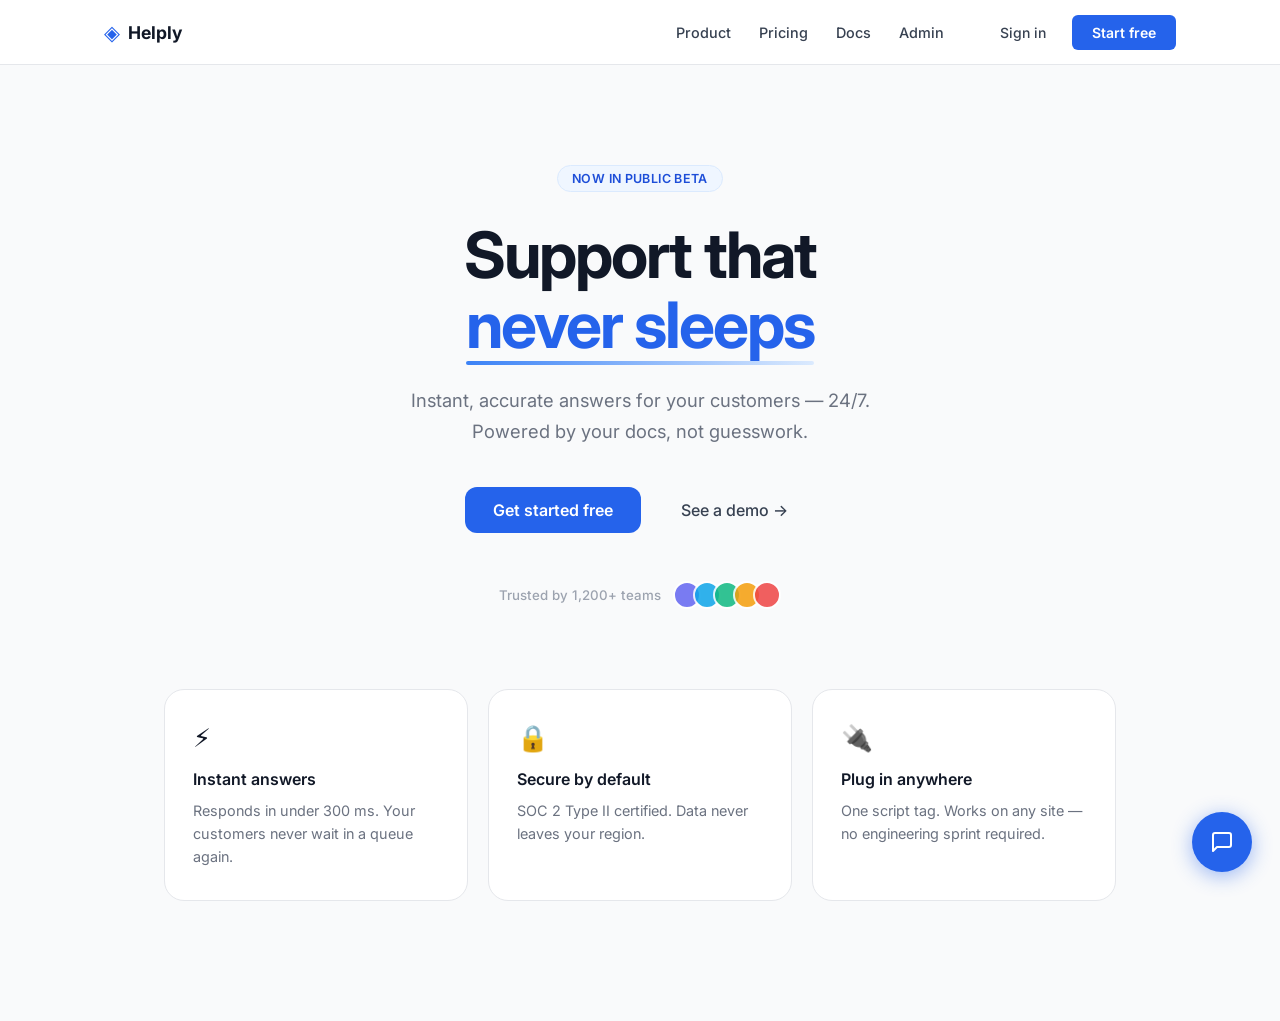
<file: frontend/index.html>
<!DOCTYPE html>
<html lang="en">
<head>
  <meta charset="UTF-8" />
  <meta name="viewport" content="width=device-width, initial-scale=1.0" />
  <title>Helply – Customer Support</title>
  <link rel="preconnect" href="https://fonts.googleapis.com" />
  <link rel="preconnect" href="https://fonts.gstatic.com" crossorigin />
  <link href="https://fonts.googleapis.com/css2?family=Inter:wght@400;500;600;700&display=swap" rel="stylesheet" />
  <link rel="stylesheet" href="style.css" />
</head>
<body>

  <!-- ═══════════════════════════════════════
       LANDING PAGE
  ═══════════════════════════════════════ -->
  <header class="site-header">
    <nav class="nav">
      <div class="nav-logo">
        <span class="logo-icon">◈</span>
        <span class="logo-text">Helply</span>
      </div>
      <ul class="nav-links">
        <li><a href="#">Product</a></li>
        <li><a href="#">Pricing</a></li>
        <li><a href="#">Docs</a></li>
        <li><a href="admin.html">Admin</a></li>
      </ul>
      <div class="nav-cta">
        <a href="#" class="btn-ghost">Sign in</a>
        <a href="#" class="btn-primary">Start free</a>
      </div>
    </nav>
  </header>

  <main>
    <section class="hero">
      <div class="hero-badge">Now in public beta</div>
      <h1 class="hero-headline">
        Support that<br />
        <span class="headline-accent">never sleeps</span>
      </h1>
      <p class="hero-sub">
        Instant, accurate answers for your customers — 24/7.<br />
        Powered by your docs, not guesswork.
      </p>
      <div class="hero-actions">
        <a href="#" class="btn-primary btn-lg">Get started free</a>
        <a href="#" class="btn-ghost btn-lg">See a demo →</a>
      </div>
      <div class="hero-proof">
        <span>Trusted by 1,200+ teams</span>
        <div class="proof-avatars">
          <div class="avatar" style="background:#6366f1"></div>
          <div class="avatar" style="background:#0ea5e9"></div>
          <div class="avatar" style="background:#10b981"></div>
          <div class="avatar" style="background:#f59e0b"></div>
          <div class="avatar" style="background:#ef4444"></div>
        </div>
      </div>
    </section>

    <section class="features">
      <div class="features-grid">
        <div class="feature-card">
          <div class="feature-icon">⚡</div>
          <h3>Instant answers</h3>
          <p>Responds in under 300 ms. Your customers never wait in a queue again.</p>
        </div>
        <div class="feature-card">
          <div class="feature-icon">🔒</div>
          <h3>Secure by default</h3>
          <p>SOC 2 Type II certified. Data never leaves your region.</p>
        </div>
        <div class="feature-card">
          <div class="feature-icon">🔌</div>
          <h3>Plug in anywhere</h3>
          <p>One script tag. Works on any site — no engineering sprint required.</p>
        </div>
      </div>
    </section>
  </main>

  <!-- ═══════════════════════════════════════
       FLOATING CHAT WIDGET
  ═══════════════════════════════════════ -->

  <!-- Toggle Button -->
  <button class="chat-toggle" id="chatToggle" aria-label="Open support chat">
    <svg class="icon-chat" viewBox="0 0 24 24" fill="none" stroke="currentColor" stroke-width="2" stroke-linecap="round" stroke-linejoin="round">
      <path d="M21 15a2 2 0 0 1-2 2H7l-4 4V5a2 2 0 0 1 2-2h14a2 2 0 0 1 2 2z"/>
    </svg>
    <svg class="icon-close" viewBox="0 0 24 24" fill="none" stroke="currentColor" stroke-width="2.5" stroke-linecap="round" stroke-linejoin="round">
      <line x1="18" y1="6" x2="6" y2="18"/><line x1="6" y1="6" x2="18" y2="18"/>
    </svg>
    <span class="unread-dot" id="unreadDot"></span>
  </button>

  <!-- Chat Window -->
  <div class="chat-window" id="chatWindow" role="dialog" aria-label="Support chat" aria-hidden="true">

    <!-- Header -->
    <div class="chat-header">
      <div class="chat-header-left">
        <div class="agent-avatar">
          <span>◈</span>
          <span class="status-dot"></span>
        </div>
        <div class="agent-info">
          <span class="agent-name">Helply Support</span>
          <span class="agent-status">● Online now</span>
        </div>
      </div>
      <div class="chat-header-right">
        <button class="header-btn" id="minimizeBtn" aria-label="Minimize chat" title="Minimize">
          <svg viewBox="0 0 24 24" fill="none" stroke="currentColor" stroke-width="2.5" stroke-linecap="round">
            <line x1="5" y1="12" x2="19" y2="12"/>
          </svg>
        </button>
      </div>
    </div>

    <!-- Messages -->
    <div class="chat-messages" id="chatMessages" role="log" aria-live="polite" aria-label="Chat messages">
      <!-- Welcome card injected by JS on first open -->
    </div>

    <!-- Suggestions (quick replies) -->
    <div class="chat-suggestions" id="chatSuggestions">
      <button class="suggestion-chip" data-msg="How does pricing work?">💰 Pricing</button>
      <button class="suggestion-chip" data-msg="How do I get started?">🚀 Get started</button>
      <button class="suggestion-chip" data-msg="I need help with my account">👤 My account</button>
    </div>

    <!-- Input -->
    <div class="chat-input-area">
      <div class="chat-input-row">
        <textarea
          class="chat-input"
          id="chatInput"
          rows="1"
          placeholder="Message us…"
          aria-label="Type your message"
          maxlength="1000"
        ></textarea>
        <button class="send-btn" id="sendBtn" aria-label="Send message" disabled>
          <svg viewBox="0 0 24 24" fill="currentColor">
            <path d="M2.01 21L23 12 2.01 3 2 10l15 2-15 2z"/>
          </svg>
        </button>
      </div>
      <p class="chat-footer-note">Powered by <strong>Helply</strong></p>
    </div>

  </div>

  <script src="script.js"></script>
</body>
</html>
</file>
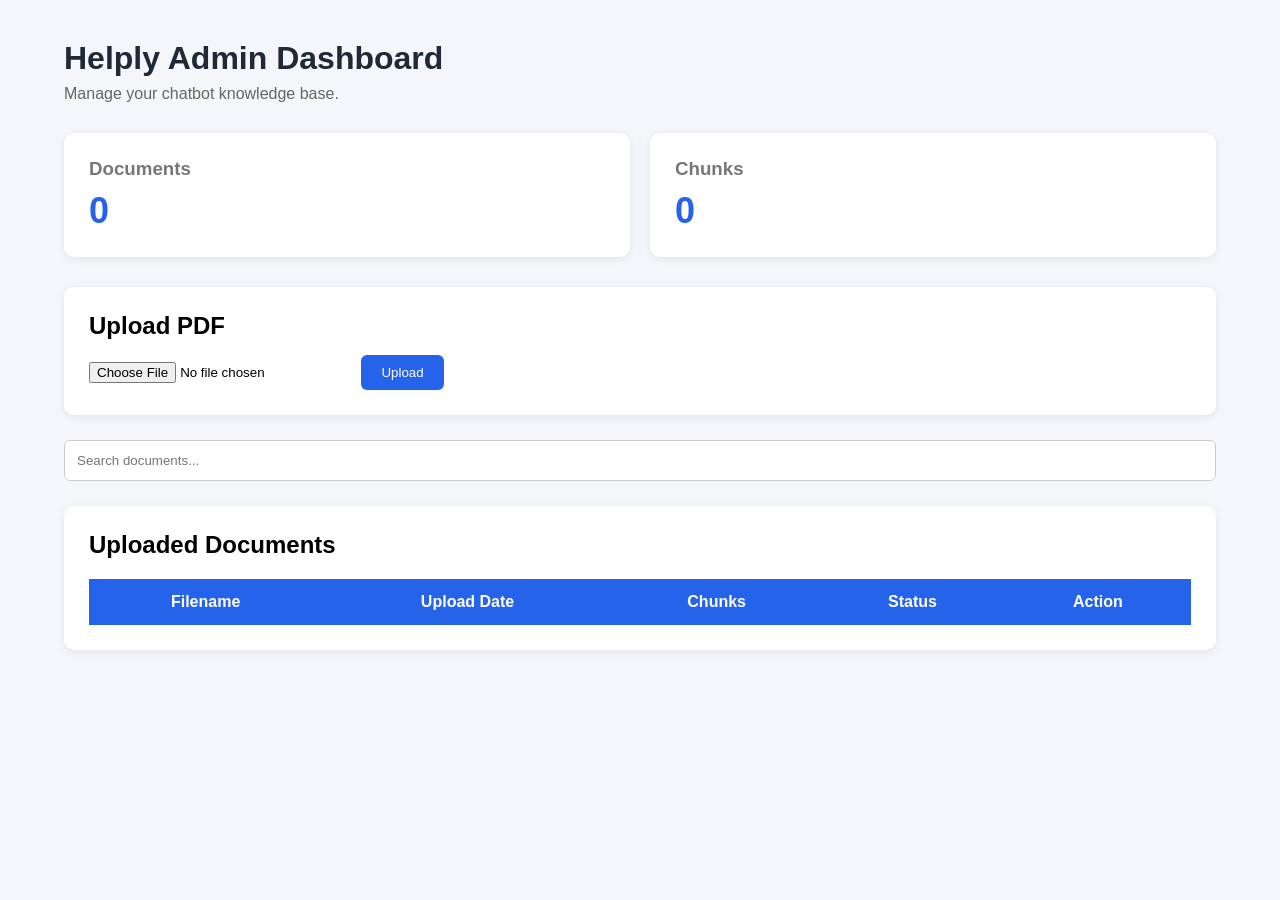
<file: frontend/admin.html>
<!DOCTYPE html>
<html lang="en">

<head>

    <meta charset="UTF-8">

    <meta name="viewport"
          content="width=device-width, initial-scale=1.0">

    <title>Helply Admin Dashboard</title>

    <link rel="stylesheet" href="admin.css">

</head>

<body>

    <div class="container">

        <!-- ========================= -->
        <!-- HEADER -->
        <!-- ========================= -->

        <header>

            <h1>Helply Admin Dashboard</h1>

            <p>
                Manage your chatbot knowledge base.
            </p>

        </header>



        <!-- ========================= -->
        <!-- STATS -->
        <!-- ========================= -->

        <section class="stats">

            <div class="card">

                <h3>Documents</h3>

                <h2 id="documentCount">
                    0
                </h2>

            </div>

            <div class="card">

                <h3>Chunks</h3>

                <h2 id="chunkCount">
                    0
                </h2>

            </div>

        </section>



        <!-- ========================= -->
        <!-- UPLOAD -->
        <!-- ========================= -->

        <section class="upload">

            <h2>Upload PDF</h2>

            <input
                type="file"
                id="pdfFile"
                accept=".pdf">

            <button id="uploadButton">

                Upload

            </button>

        </section>



        <!-- ========================= -->
        <!-- SEARCH -->
        <!-- ========================= -->

        <section class="search">

            <input

                type="text"

                id="searchBox"

                placeholder="Search documents..."

            >

        </section>




        <!-- ========================= -->
        <!-- DOCUMENT TABLE -->
        <!-- ========================= -->

        <section class="documents">

            <h2>

                Uploaded Documents

            </h2>

            <table>

                <thead>

                    <tr>

                        <th>Filename</th>
                        
                        <th>Upload Date</th>

                        <th>Chunks</th>

                        <th>Status</th>

                        <th>Action</th>

                    </tr>

                </thead>

                <tbody id="documentTable">

                </tbody>

            </table>

        </section>



    </div>

<div id="toast"></div>
<script src="admin.js"></script>

</body>

</html>
</file>
<file: frontend/style.css>
/* ═══════════════════════════════════════════
   TOKENS & RESET
═══════════════════════════════════════════ */
:root {
  --blue-50:  #eff6ff;
  --blue-100: #dbeafe;
  --blue-500: #3b82f6;
  --blue-600: #2563eb;
  --blue-700: #1d4ed8;
  --blue-900: #1e3a8a;

  --gray-50:  #f9fafb;
  --gray-100: #f3f4f6;
  --gray-200: #e5e7eb;
  --gray-400: #9ca3af;
  --gray-500: #6b7280;
  --gray-700: #374151;
  --gray-900: #111827;

  --white: #ffffff;
  --shadow-sm: 0 1px 3px rgba(0,0,0,.08), 0 1px 2px rgba(0,0,0,.06);
  --shadow-md: 0 4px 12px rgba(0,0,0,.10), 0 2px 6px rgba(0,0,0,.07);
  --shadow-lg: 0 16px 40px rgba(0,0,0,.14), 0 4px 12px rgba(0,0,0,.08);
  --shadow-chat: 0 24px 64px rgba(30,58,138,.18), 0 4px 16px rgba(0,0,0,.10);

  --radius-sm: 6px;
  --radius-md: 12px;
  --radius-lg: 20px;
  --radius-xl: 24px;

  --font: 'Inter', system-ui, sans-serif;
  --chat-width: 380px;
  --chat-height: 600px;
  --toggle-size: 60px;
}

*, *::before, *::after { box-sizing: border-box; margin: 0; padding: 0; }

html { font-size: 16px; scroll-behavior: smooth; }

body {
  font-family: var(--font);
  background: var(--gray-50);
  color: var(--gray-900);
  min-height: 100vh;
  -webkit-font-smoothing: antialiased;
}

/* ═══════════════════════════════════════════
   LANDING PAGE — NAV
═══════════════════════════════════════════ */
.site-header {
  position: sticky;
  top: 0;
  z-index: 100;
  background: rgba(255,255,255,.88);
  backdrop-filter: blur(12px);
  border-bottom: 1px solid var(--gray-200);
}

.nav {
  max-width: 1120px;
  margin: 0 auto;
  padding: 0 24px;
  height: 64px;
  display: flex;
  align-items: center;
  gap: 40px;
}

.nav-logo {
  display: flex;
  align-items: center;
  gap: 8px;
  font-weight: 700;
  font-size: 1.1rem;
  color: var(--gray-900);
  text-decoration: none;
  flex-shrink: 0;
}

.logo-icon {
  font-size: 1.3rem;
  color: var(--blue-600);
}

.nav-links {
  display: flex;
  list-style: none;
  gap: 28px;
  margin-left: auto;
}

.nav-links a {
  text-decoration: none;
  font-size: .9rem;
  font-weight: 500;
  color: var(--gray-700);
  transition: color .15s;
}

.nav-links a:hover { color: var(--blue-600); }

.nav-cta {
  display: flex;
  align-items: center;
  gap: 10px;
  flex-shrink: 0;
}

/* ═══════════════════════════════════════════
   BUTTONS
═══════════════════════════════════════════ */
.btn-primary {
  display: inline-flex;
  align-items: center;
  justify-content: center;
  padding: 9px 20px;
  background: var(--blue-600);
  color: var(--white);
  border-radius: var(--radius-sm);
  font-size: .875rem;
  font-weight: 600;
  text-decoration: none;
  border: none;
  cursor: pointer;
  transition: background .15s, transform .1s;
}

.btn-primary:hover { background: var(--blue-700); transform: translateY(-1px); }
.btn-primary:active { transform: translateY(0); }

.btn-ghost {
  display: inline-flex;
  align-items: center;
  padding: 9px 16px;
  color: var(--gray-700);
  font-size: .875rem;
  font-weight: 500;
  text-decoration: none;
  border: none;
  background: transparent;
  cursor: pointer;
  border-radius: var(--radius-sm);
  transition: color .15s, background .15s;
}

.btn-ghost:hover { color: var(--blue-600); background: var(--blue-50); }

.btn-lg { padding: 13px 28px; font-size: 1rem; border-radius: var(--radius-md); }

/* ═══════════════════════════════════════════
   HERO
═══════════════════════════════════════════ */
.hero {
  max-width: 720px;
  margin: 0 auto;
  padding: 100px 24px 80px;
  text-align: center;
}

.hero-badge {
  display: inline-block;
  padding: 5px 14px;
  background: var(--blue-50);
  color: var(--blue-700);
  border: 1px solid var(--blue-100);
  border-radius: 999px;
  font-size: .78rem;
  font-weight: 600;
  letter-spacing: .03em;
  text-transform: uppercase;
  margin-bottom: 28px;
}

.hero-headline {
  font-size: clamp(2.6rem, 6vw, 4rem);
  font-weight: 700;
  line-height: 1.1;
  letter-spacing: -.03em;
  color: var(--gray-900);
  margin-bottom: 24px;
}

.headline-accent {
  color: var(--blue-600);
  position: relative;
  display: inline-block;
}

/* Subtle underline accent */
.headline-accent::after {
  content: '';
  position: absolute;
  left: 0; right: 0;
  bottom: -4px;
  height: 4px;
  background: linear-gradient(90deg, var(--blue-500), var(--blue-100));
  border-radius: 2px;
}

.hero-sub {
  font-size: 1.15rem;
  color: var(--gray-500);
  line-height: 1.7;
  margin-bottom: 40px;
}

.hero-actions {
  display: flex;
  gap: 12px;
  justify-content: center;
  flex-wrap: wrap;
  margin-bottom: 48px;
}

.hero-proof {
  display: flex;
  align-items: center;
  gap: 12px;
  justify-content: center;
  font-size: .83rem;
  color: var(--gray-400);
  font-weight: 500;
}

.proof-avatars { display: flex; }
.avatar {
  width: 28px;
  height: 28px;
  border-radius: 50%;
  border: 2px solid var(--white);
  margin-left: -8px;
  opacity: .85;
}
.avatar:first-child { margin-left: 0; }

/* ═══════════════════════════════════════════
   FEATURES
═══════════════════════════════════════════ */
.features {
  max-width: 1000px;
  margin: 0 auto 120px;
  padding: 0 24px;
}

.features-grid {
  display: grid;
  grid-template-columns: repeat(auto-fit, minmax(260px, 1fr));
  gap: 20px;
}

.feature-card {
  background: var(--white);
  border: 1px solid var(--gray-200);
  border-radius: var(--radius-lg);
  padding: 32px 28px;
  transition: box-shadow .2s, transform .2s;
}

.feature-card:hover {
  box-shadow: var(--shadow-md);
  transform: translateY(-2px);
}

.feature-icon {
  font-size: 1.6rem;
  margin-bottom: 16px;
}

.feature-card h3 {
  font-size: 1rem;
  font-weight: 600;
  color: var(--gray-900);
  margin-bottom: 10px;
}

.feature-card p {
  font-size: .9rem;
  color: var(--gray-500);
  line-height: 1.6;
}

/* ═══════════════════════════════════════════
   CHAT TOGGLE BUTTON
═══════════════════════════════════════════ */
.chat-toggle {
  position: fixed;
  bottom: 28px;
  right: 28px;
  width: var(--toggle-size);
  height: var(--toggle-size);
  border-radius: 50%;
  background: var(--blue-600);
  color: var(--white);
  border: none;
  cursor: pointer;
  box-shadow: 0 4px 20px rgba(37,99,235,.45);
  display: flex;
  align-items: center;
  justify-content: center;
  z-index: 9999;
  transition: background .2s, transform .2s, box-shadow .2s;
}

.chat-toggle:hover {
  background: var(--blue-700);
  transform: scale(1.07);
  box-shadow: 0 6px 28px rgba(37,99,235,.55);
}

.chat-toggle:active { transform: scale(.96); }

.chat-toggle svg { width: 24px; height: 24px; position: absolute; transition: opacity .2s, transform .2s; }
.icon-chat  { opacity: 1;  transform: scale(1) rotate(0); }
.icon-close { opacity: 0;  transform: scale(.6) rotate(-90deg); }

.chat-toggle.is-open .icon-chat  { opacity: 0;  transform: scale(.6) rotate(90deg); }
.chat-toggle.is-open .icon-close { opacity: 1;  transform: scale(1) rotate(0); }

.unread-dot {
  position: absolute;
  top: 4px; right: 4px;
  width: 12px; height: 12px;
  background: #ef4444;
  border: 2px solid var(--white);
  border-radius: 50%;
  display: none;
  animation: pulse-dot 2s infinite;
}

.unread-dot.visible { display: block; }

@keyframes pulse-dot {
  0%,100% { transform: scale(1); }
  50%      { transform: scale(1.25); }
}

/* ═══════════════════════════════════════════
   CHAT WINDOW
═══════════════════════════════════════════ */
.chat-window {
  position: fixed;
  bottom: calc(var(--toggle-size) + 44px);
  right: 28px;
  width: var(--chat-width);
  height: var(--chat-height);
  max-height: calc(100vh - 120px);
  background: var(--white);
  border-radius: var(--radius-xl);
  box-shadow: var(--shadow-chat);
  display: flex;
  flex-direction: column;
  overflow: hidden;
  z-index: 9998;

  /* hidden state */
  opacity: 0;
  transform: translateY(20px) scale(.96);
  pointer-events: none;
  transition: opacity .25s ease, transform .25s ease;
}

.chat-window.is-open {
  opacity: 1;
  transform: translateY(0) scale(1);
  pointer-events: all;
}

/* ── Header ──────────────────────────────── */
.chat-header {
  display: flex;
  align-items: center;
  justify-content: space-between;
  padding: 16px 20px;
  background: linear-gradient(135deg, var(--blue-600) 0%, var(--blue-700) 100%);
  flex-shrink: 0;
}

.chat-header-left { display: flex; align-items: center; gap: 12px; }

.agent-avatar {
  width: 40px;
  height: 40px;
  background: rgba(255,255,255,.2);
  border-radius: 50%;
  display: flex;
  align-items: center;
  justify-content: center;
  font-size: 1.1rem;
  color: var(--white);
  position: relative;
  flex-shrink: 0;
}

.status-dot {
  position: absolute;
  bottom: 1px; right: 1px;
  width: 10px; height: 10px;
  background: #22c55e;
  border: 2px solid var(--blue-700);
  border-radius: 50%;
}

.agent-info { display: flex; flex-direction: column; }
.agent-name { font-size: .9rem; font-weight: 600; color: var(--white); line-height: 1.3; }
.agent-status { font-size: .75rem; color: rgba(255,255,255,.75); }

.chat-header-right { display: flex; gap: 4px; }

.header-btn {
  width: 32px; height: 32px;
  background: rgba(255,255,255,.15);
  border: none;
  border-radius: var(--radius-sm);
  color: var(--white);
  cursor: pointer;
  display: flex;
  align-items: center;
  justify-content: center;
  transition: background .15s;
}

.header-btn:hover { background: rgba(255,255,255,.28); }
.header-btn svg { width: 16px; height: 16px; }

/* ── Messages ────────────────────────────── */
.chat-messages {
  flex: 1;
  overflow-y: auto;
  padding: 20px 16px 12px;
  display: flex;
  flex-direction: column;
  gap: 12px;
  scroll-behavior: smooth;
}

/* Scrollbar */
.chat-messages::-webkit-scrollbar { width: 4px; }
.chat-messages::-webkit-scrollbar-track { background: transparent; }
.chat-messages::-webkit-scrollbar-thumb { background: var(--gray-200); border-radius: 2px; }

/* Welcome card */
.welcome-card {
  background: linear-gradient(135deg, var(--blue-50), var(--white));
  border: 1px solid var(--blue-100);
  border-radius: var(--radius-lg);
  padding: 20px;
  margin-bottom: 4px;
}

.welcome-card-logo {
  width: 44px; height: 44px;
  background: var(--blue-600);
  border-radius: var(--radius-md);
  display: flex; align-items: center; justify-content: center;
  font-size: 1.3rem;
  color: var(--white);
  margin-bottom: 14px;
}

.welcome-card h4 {
  font-size: .95rem;
  font-weight: 600;
  color: var(--gray-900);
  margin-bottom: 6px;
}

.welcome-card p {
  font-size: .85rem;
  color: var(--gray-500);
  line-height: 1.55;
}

/* Message rows */
.msg-row {
  display: flex;
  align-items: flex-end;
  gap: 8px;
  animation: msg-in .2s ease-out both;
}

.msg-row.user { flex-direction: row-reverse; }

@keyframes msg-in {
  from { opacity: 0; transform: translateY(8px); }
  to   { opacity: 1; transform: translateY(0); }
}

.msg-avatar {
  width: 28px;
  height: 28px;
  border-radius: 50%;
  background: var(--blue-600);
  display: flex;
  align-items: center;
  justify-content: center;
  font-size: .75rem;
  color: var(--white);
  flex-shrink: 0;
  font-weight: 700;
}

.msg-row.user .msg-avatar { background: var(--gray-200); color: var(--gray-700); }

/* Hides avatar when stacked */
.msg-row.stacked .msg-avatar { visibility: hidden; }

.msg-bubble {
  max-width: 75%;
  padding: 10px 14px;
  border-radius: 18px;
  font-size: .875rem;
  line-height: 1.55;
  word-break: break-word;
}

.msg-row.bot .msg-bubble {
  background: var(--gray-100);
  color: var(--gray-900);
  border-bottom-left-radius: 4px;
}

.msg-row.user .msg-bubble {
  background: var(--blue-600);
  color: var(--white);
  border-bottom-right-radius: 4px;
}

.msg-time {
  font-size: .7rem;
  color: var(--gray-400);
  margin-top: 4px;
  text-align: right;
  padding: 0 4px;
}

.msg-row.bot .msg-time { text-align: left; }

/* ── Typing indicator ────────────────────── */
.typing-row {
  display: flex;
  align-items: flex-end;
  gap: 8px;
  animation: msg-in .2s ease-out both;
}

.typing-bubble {
  background: var(--gray-100);
  border-radius: 18px;
  border-bottom-left-radius: 4px;
  padding: 12px 16px;
  display: flex;
  gap: 5px;
  align-items: center;
}

.typing-dot {
  width: 7px; height: 7px;
  border-radius: 50%;
  background: var(--gray-400);
  animation: typing-bounce 1.2s ease-in-out infinite;
}

.typing-dot:nth-child(2) { animation-delay: .15s; }
.typing-dot:nth-child(3) { animation-delay: .3s; }

@keyframes typing-bounce {
  0%, 80%, 100% { transform: translateY(0);   opacity: .5; }
  40%           { transform: translateY(-5px); opacity: 1;  }
}

/* ── Suggestions ─────────────────────────── */
.chat-suggestions {
  display: flex;
  gap: 7px;
  padding: 6px 16px 10px;
  overflow-x: auto;
  flex-shrink: 0;
  scrollbar-width: none;
}
.chat-suggestions::-webkit-scrollbar { display: none; }

.suggestion-chip {
  flex-shrink: 0;
  padding: 7px 14px;
  background: var(--white);
  border: 1.5px solid var(--blue-200, #bfdbfe);
  border-radius: 999px;
  font-size: .78rem;
  font-weight: 500;
  color: var(--blue-600);
  cursor: pointer;
  transition: background .15s, border-color .15s, transform .1s;
  white-space: nowrap;
}

.suggestion-chip:hover {
  background: var(--blue-50);
  border-color: var(--blue-500);
  transform: translateY(-1px);
}

.suggestion-chip:active { transform: translateY(0); }

/* ── Input area ──────────────────────────── */
.chat-input-area {
  padding: 12px 16px 14px;
  border-top: 1px solid var(--gray-100);
  flex-shrink: 0;
  background: var(--white);
}

.chat-input-row {
  display: flex;
  align-items: flex-end;
  gap: 10px;
  background: var(--gray-50);
  border: 1.5px solid var(--gray-200);
  border-radius: var(--radius-lg);
  padding: 8px 8px 8px 14px;
  transition: border-color .15s, box-shadow .15s;
}

.chat-input-row:focus-within {
  border-color: var(--blue-500);
  box-shadow: 0 0 0 3px rgba(59,130,246,.12);
  background: var(--white);
}

.chat-input {
  flex: 1;
  border: none;
  background: transparent;
  font-family: var(--font);
  font-size: .875rem;
  color: var(--gray-900);
  resize: none;
  outline: none;
  line-height: 1.5;
  max-height: 120px;
  overflow-y: auto;
}

.chat-input::placeholder { color: var(--gray-400); }

.send-btn {
  width: 36px; height: 36px;
  min-width: 36px;
  background: var(--blue-600);
  border: none;
  border-radius: 50%;
  color: var(--white);
  cursor: pointer;
  display: flex;
  align-items: center;
  justify-content: center;
  transition: background .15s, transform .1s, opacity .15s;
}

.send-btn:disabled { opacity: .4; cursor: default; transform: none !important; }
.send-btn:not(:disabled):hover { background: var(--blue-700); transform: scale(1.08); }
.send-btn svg { width: 16px; height: 16px; }

.chat-footer-note {
  text-align: center;
  font-size: .7rem;
  color: var(--gray-400);
  margin-top: 8px;
}

/* Timestamp divider */
.time-divider {
  text-align: center;
  font-size: .7rem;
  color: var(--gray-400);
  position: relative;
  margin: 4px 0;
}

.time-divider::before, .time-divider::after {
  content: '';
  position: absolute;
  top: 50%;
  width: 30%;
  height: 1px;
  background: var(--gray-200);
}

.time-divider::before { left: 0; }
.time-divider::after  { right: 0; }

/* ═══════════════════════════════════════════
   MOBILE
═══════════════════════════════════════════ */
@media (max-width: 480px) {
  .chat-window {
    right: 0; left: 0;
    bottom: 0;
    width: 100%;
    max-width: 100%;
    height: 100dvh;
    max-height: 100dvh;
    border-radius: var(--radius-xl) var(--radius-xl) 0 0;
  }

  .chat-toggle { bottom: 20px; right: 20px; }

  .nav-links { display: none; }
}

@media (max-width: 360px) {
  :root { --chat-width: 100%; }
  .hero-headline { font-size: 2rem; }
}

/* ═══════════════════════════════════════════
   REDUCED MOTION
═══════════════════════════════════════════ */
@media (prefers-reduced-motion: reduce) {
  *, *::before, *::after { animation-duration: .01ms !important; transition-duration: .01ms !important; }
}
</file>
<file: frontend/admin.css>
*{
    margin:0;
    padding:0;
    box-sizing:border-box;
    font-family:Arial, Helvetica, sans-serif;
}

body{

    background:#f4f6f9;

}

.container{

    width:90%;
    max-width:1200px;

    margin:40px auto;

}

header{

    margin-bottom:30px;

}

header h1{

    color:#1f2937;

    margin-bottom:8px;

}

header p{

    color:#666;

}

/* =======================
STAT CARDS
======================= */

.stats{

    display:flex;

    gap:20px;

    margin-bottom:30px;

}

.card{

    flex:1;

    background:white;

    padding:25px;

    border-radius:10px;

    box-shadow:0 2px 8px rgba(0,0,0,.08);

}

.card h3{

    color:#777;

    margin-bottom:10px;

}

.card h2{

    font-size:36px;

    color:#2563eb;

}

/* =======================
UPLOAD
======================= */

.upload{

    background:white;

    padding:25px;

    border-radius:10px;

    box-shadow:0 2px 8px rgba(0,0,0,.08);

    margin-bottom:25px;

}

.upload h2{

    margin-bottom:15px;

}

.upload input{

    margin-right:15px;

}

.upload button{

    padding:10px 20px;

    border:none;

    background:#2563eb;

    color:white;

    border-radius:6px;

    cursor:pointer;

}

.upload button:hover{

    background:#1d4ed8;

}

/* =======================
SEARCH
======================= */

.search{

    margin-bottom:25px;

}

.search input{

    width:100%;

    padding:12px;

    border:1px solid #ccc;

    border-radius:6px;

}

/* =======================
TABLE
======================= */

.documents{

    background:white;

    padding:25px;

    border-radius:10px;

    box-shadow:0 2px 8px rgba(0,0,0,.08);

}

.documents h2{

    margin-bottom:20px;

}

table{

    width:100%;

    border-collapse:collapse;

}

th{

    background:#2563eb;

    color:white;

    padding:14px;

}

td{

    padding:14px;

    border-bottom:1px solid #ddd;

}

tr:hover{

    background:#f3f4f6;

}

button{

    padding:8px 14px;

    border:none;

    border-radius:5px;

    cursor:pointer;

}

.delete{

    background:#ef4444;

    color:white;

}

.ready{

background:#dcfce7;

color:#166534;

padding:6px 12px;

border-radius:20px;

font-size:13px;

font-weight:bold;

}

.deleteButton{

background:#ef4444;

color:white;

padding:8px 14px;

border:none;

border-radius:6px;

cursor:pointer;

}

.deleteButton:hover{

background:#dc2626;

}

/* ==========================
   TOAST
========================== */

#toast{

    position:fixed;

    top:30px;

    right:30px;

    background:#22c55e;

    color:white;

    padding:14px 24px;

    border-radius:8px;

    font-weight:bold;

    box-shadow:0 8px 25px rgba(0,0,0,.2);

    transform:translateX(120%);

    opacity:0;

    transition:
        transform .35s ease,
        opacity .35s ease;

    z-index:9999;

}

#toast.show{

    transform:translateX(0);

    opacity:1;

}
</file>
